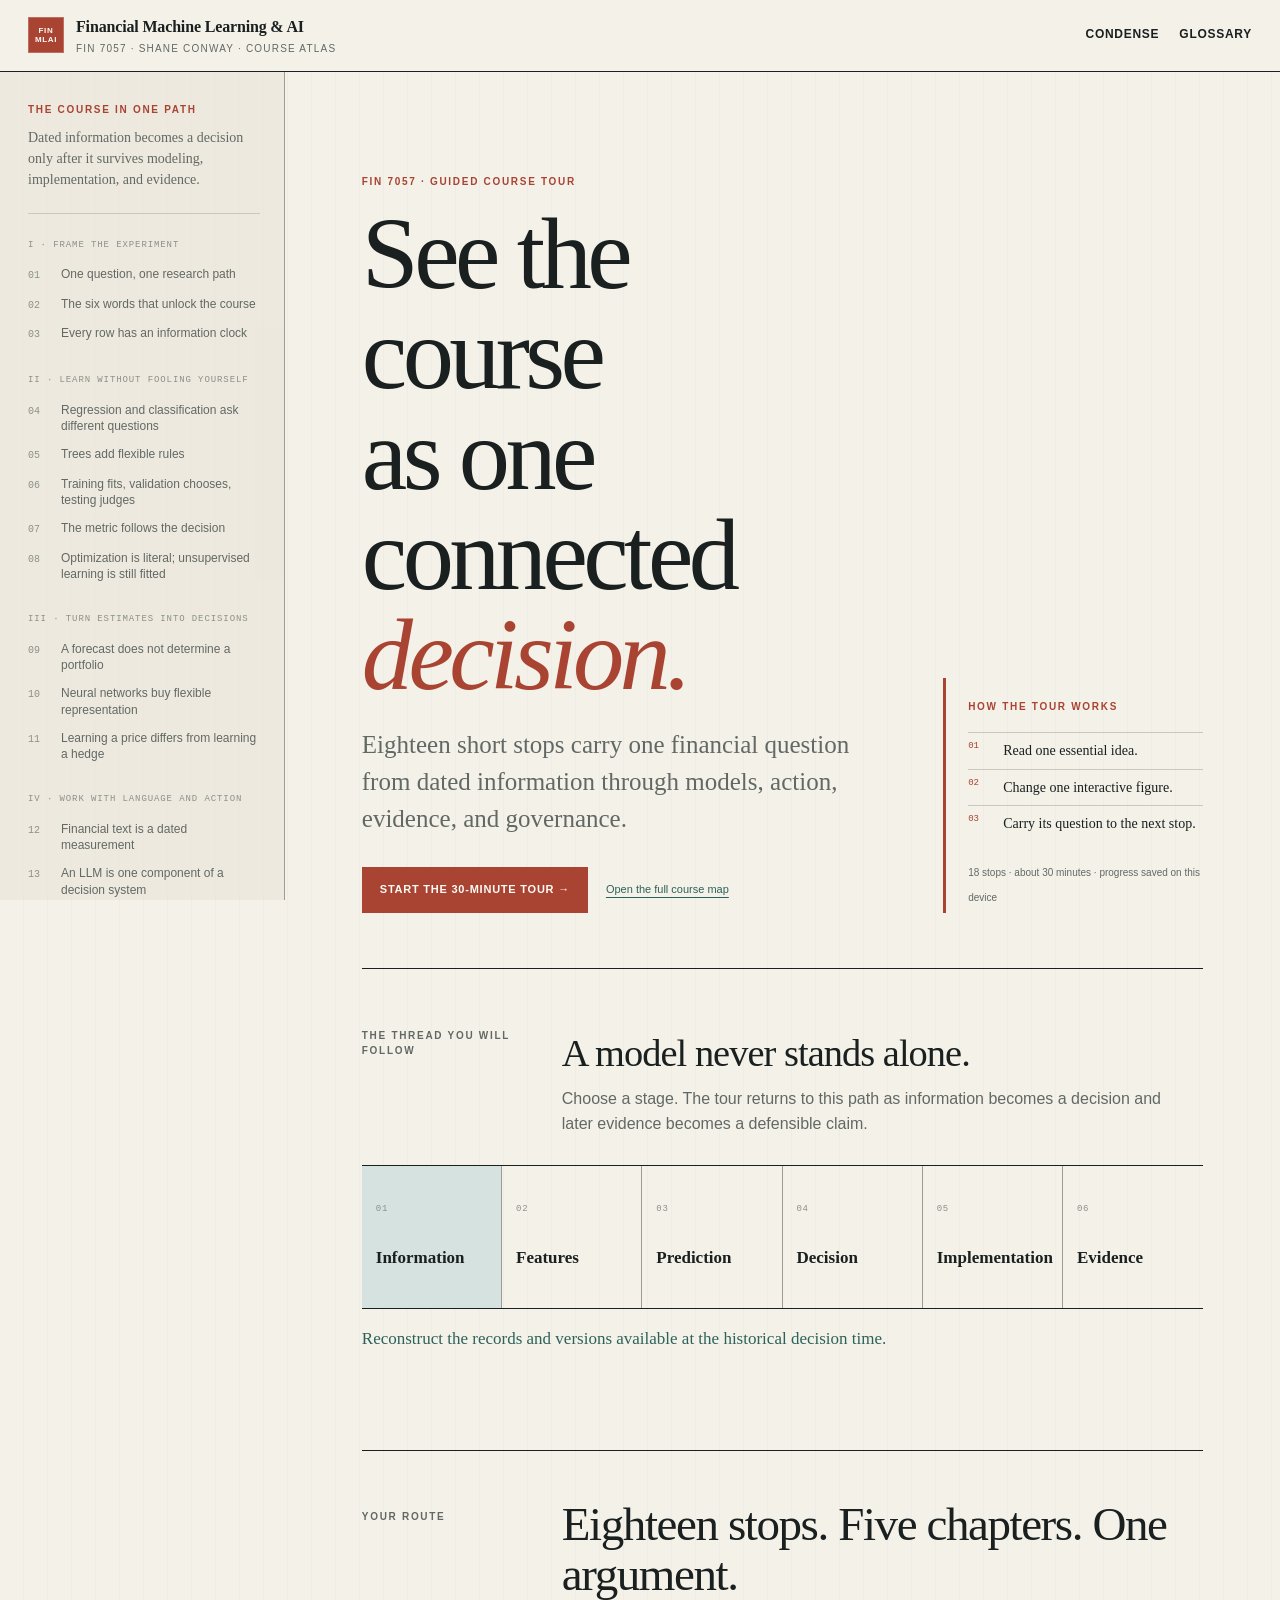
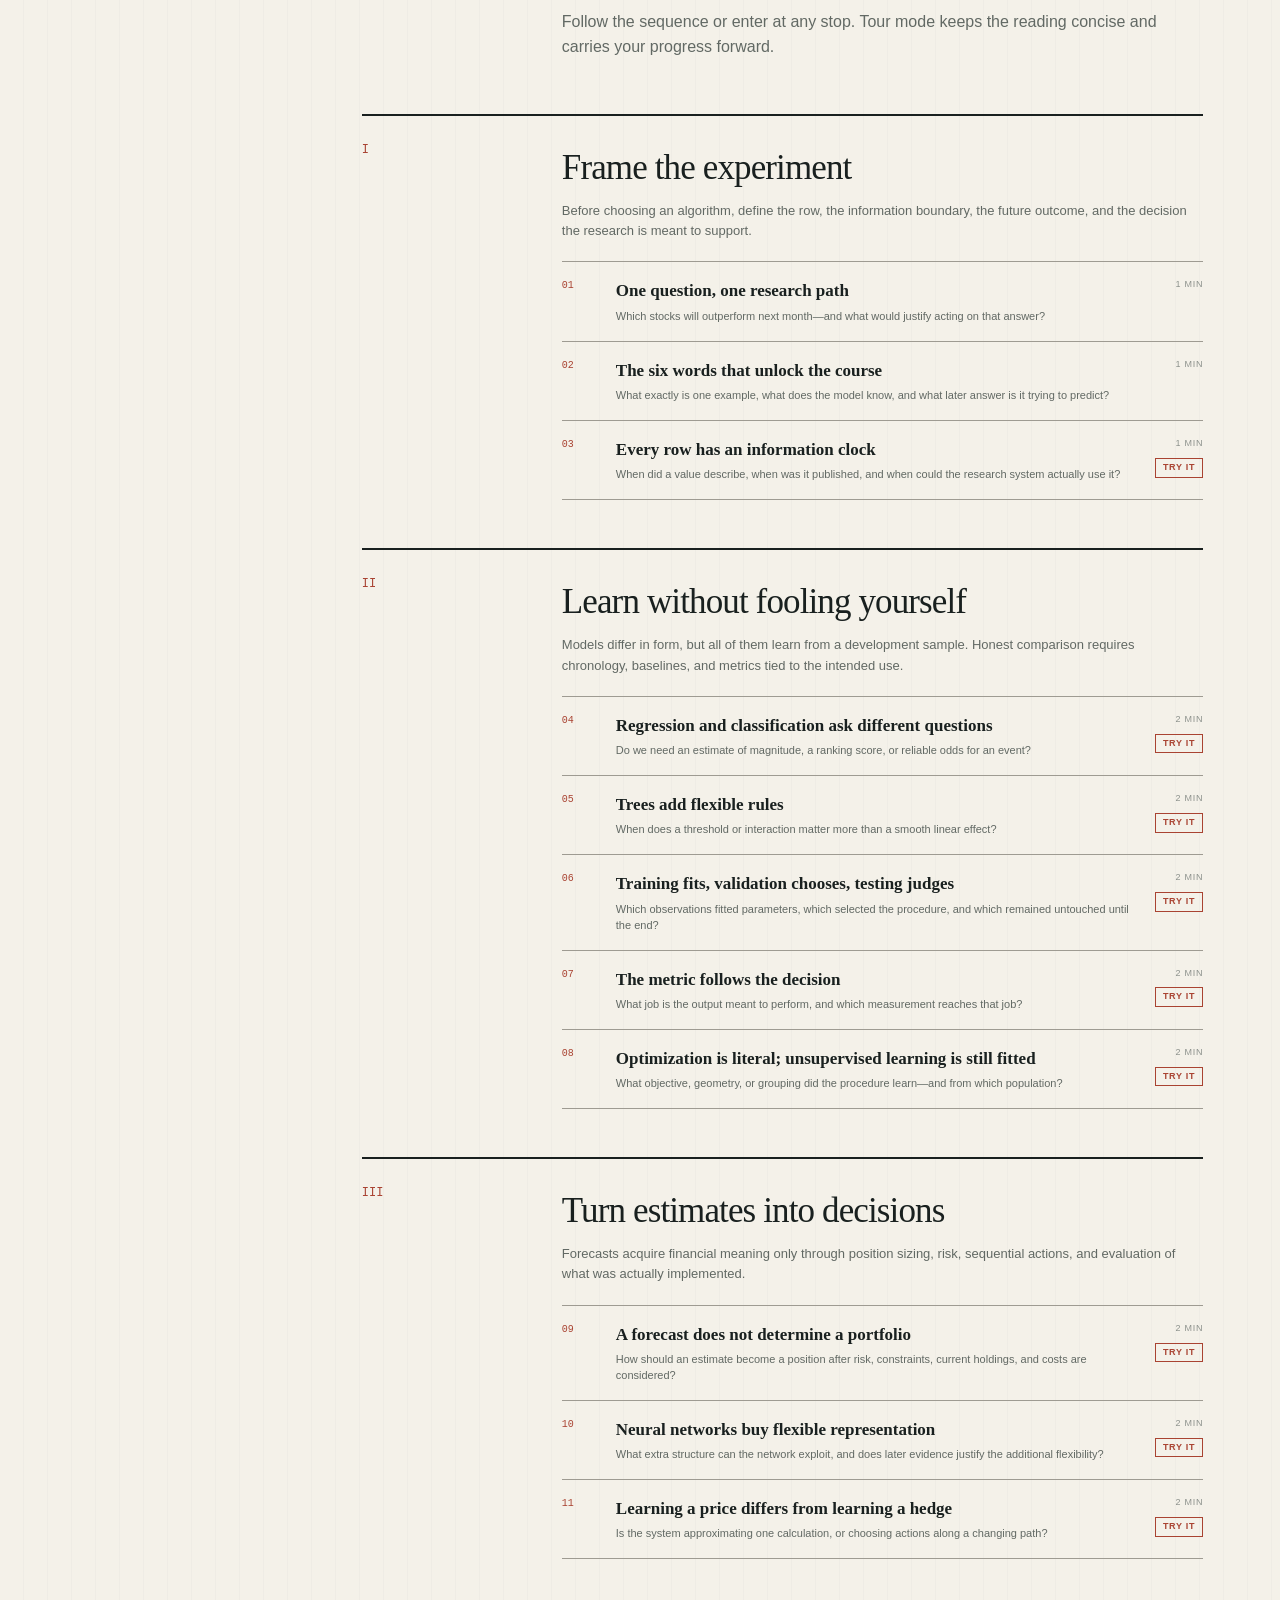
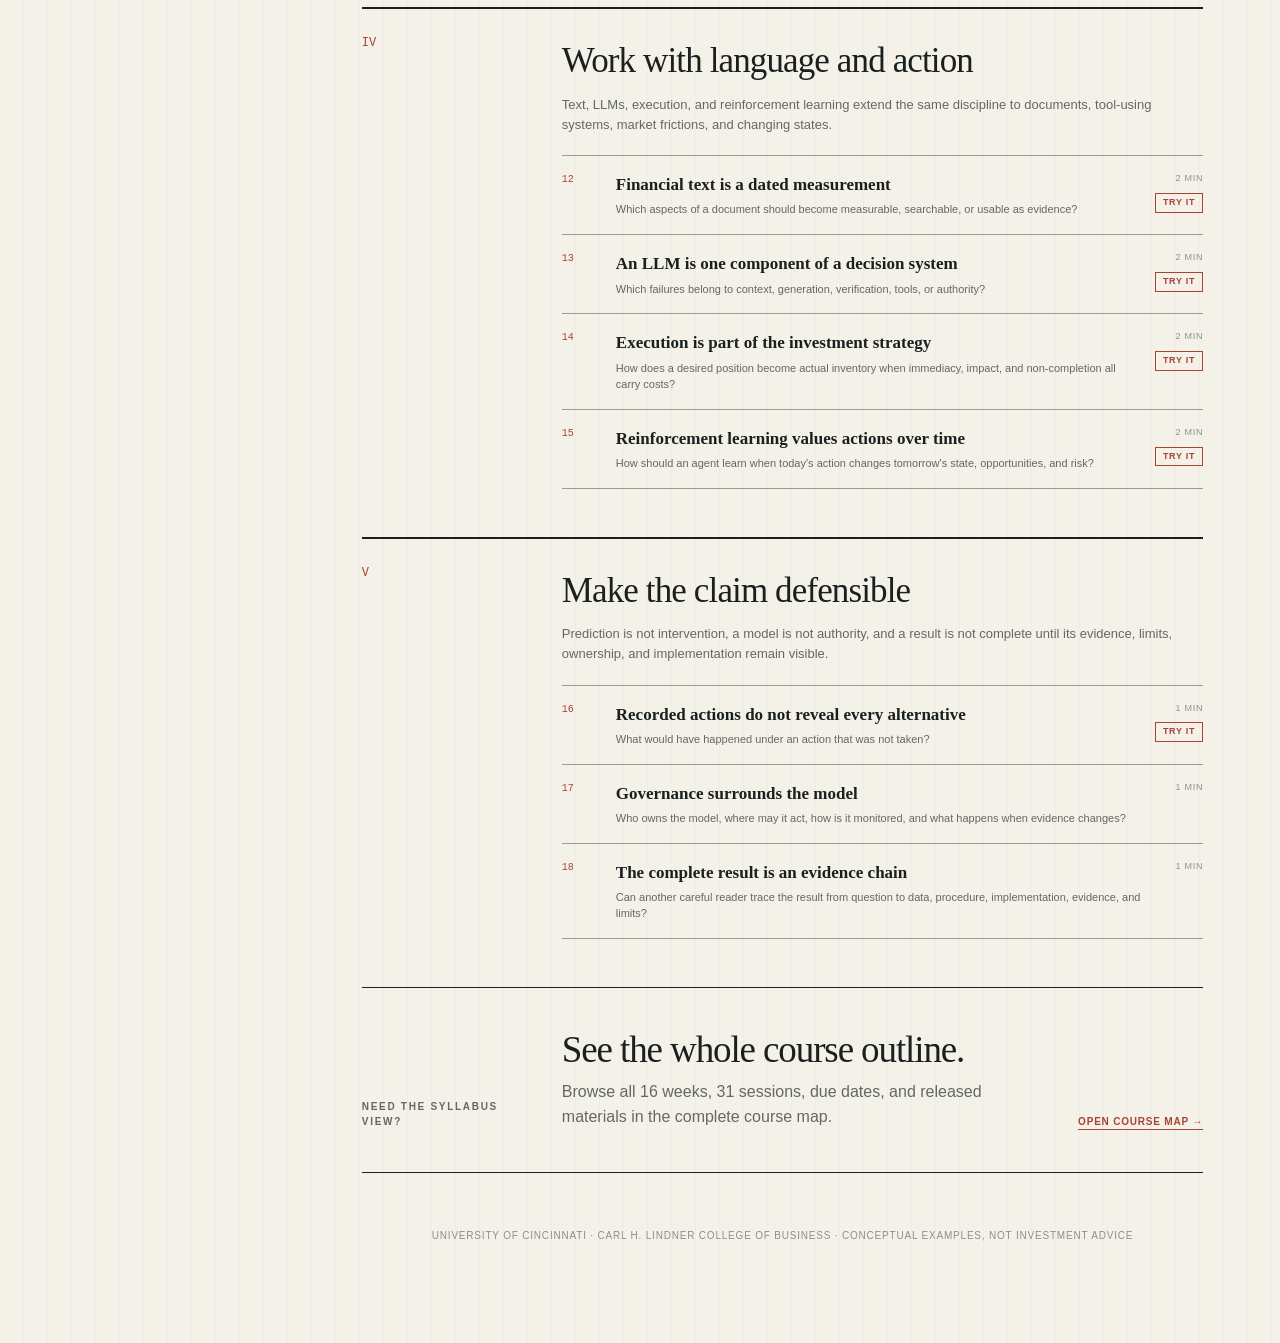
<file: docs/interactive/index.html>
<!doctype html>
<html lang="en">
<head>
  <meta charset="utf-8">
  <meta name="viewport" content="width=device-width, initial-scale=1">
  <meta name="description" content="An interactive atlas of the FIN 7057 Financial Machine Learning &amp; AI course.">
  <title>Financial Machine Learning &amp; AI — Course Atlas</title>
  <link rel="icon" href="favicon.svg" type="image/svg+xml">
  <link rel="stylesheet" href="styles.css">
</head>
<body>
  <a class="skip-link" href="#main-content">Skip to the course atlas</a>

  <header class="site-header">
    <a class="wordmark" href="#overview" aria-label="FIN 7057 Financial Machine Learning and AI course atlas by Shane Conway">
      <span class="wordmark-mark" aria-hidden="true"><span>FIN</span><span>MLAI</span></span>
      <span>
        <strong>Financial Machine Learning &amp; AI</strong>
        <small><span class="wordmark-course">FIN 7057 · </span>Shane Conway<span class="wordmark-context"> · Course atlas</span></small>
      </span>
    </a>
    <div class="header-actions">
      <button class="text-button mobile-only" id="nav-toggle" type="button" aria-expanded="false" aria-controls="course-nav">Contents</button>
      <button class="text-button" id="reading-mode" type="button">Condense</button>
      <button class="text-button" id="glossary-toggle" type="button" aria-expanded="false" aria-controls="glossary">Glossary</button>
    </div>
  </header>

  <div class="site-shell">
    <aside class="course-nav" id="course-nav" aria-label="Course contents">
      <div class="nav-intro">
        <p class="kicker">The course in one path</p>
        <p>Dated information becomes a decision only after it survives modeling, implementation, and evidence.</p>
      </div>
      <nav id="topic-navigation"></nav>
      <a class="course-map-link" href="#course-map">Full weekly course map <span aria-hidden="true">→</span></a>
    </aside>

    <main id="main-content" tabindex="-1">
      <noscript>
        <div class="noscript">This atlas uses a small amount of JavaScript for navigation and diagrams. Please enable JavaScript to explore it.</div>
      </noscript>
      <div id="app" aria-live="polite"></div>
    </main>
  </div>

  <aside class="glossary" id="glossary" aria-label="Course glossary" aria-hidden="true">
    <div class="glossary-header">
      <div>
        <p class="kicker">Reference</p>
        <h2>Working vocabulary</h2>
      </div>
      <button class="icon-button" id="glossary-close" type="button" aria-label="Close glossary">×</button>
    </div>
    <label class="search-label" for="glossary-search">Find a term, alias, or example</label>
    <input class="search-input" id="glossary-search" type="search" placeholder="Try “look-ahead” or “final test”" autocomplete="off">
    <div class="glossary-tools">
      <label>Scope
        <select id="glossary-scope">
          <option value="all">All terms</option>
          <option value="core">Core vocabulary</option>
          <option value="topic">This topic</option>
        </select>
      </label>
      <label>Category
        <select id="glossary-category">
          <option value="all">All categories</option>
        </select>
      </label>
    </div>
    <p class="glossary-count" id="glossary-count" aria-live="polite"></p>
    <dl id="glossary-list"></dl>
  </aside>
  <div class="scrim" id="scrim" hidden></div>

  <script src="content.js"></script>
  <script src="learning-extras.js"></script>
  <script src="glossary-data.js"></script>
  <script src="hero-labs.js"></script>
  <script src="computational-labs.js"></script>
  <script src="app.js"></script>
</body>
</html>
</file>
<file: docs/interactive/styles.css>
:root {
  --paper: #f4f1e9;
  --paper-deep: #e9e4d8;
  --ink: #19201f;
  --muted: #626964;
  --faint: #8b908b;
  --rule: #cbc7bc;
  --rule-dark: #9e9b92;
  --red: #a94332;
  --red-soft: #ead4cd;
  --teal: #2d625b;
  --teal-soft: #d6e2df;
  --blue: #365e79;
  --gold: #9a6b27;
  --white: #fcfbf7;
  --serif: "Iowan Old Style", "Palatino Linotype", Palatino, Georgia, serif;
  --sans: -apple-system, BlinkMacSystemFont, "Segoe UI", Helvetica, Arial, sans-serif;
  --mono: "SFMono-Regular", Consolas, "Liberation Mono", monospace;
  --header-height: 72px;
}

* { box-sizing: border-box; }

html {
  scroll-behavior: smooth;
  background: var(--paper);
}

body {
  margin: 0;
  color: var(--ink);
  background:
    linear-gradient(to right, transparent 0, transparent calc(100% - 1px), rgba(25, 32, 31, .025) calc(100% - 1px)) 0 0 / 24px 24px,
    var(--paper);
  font-family: var(--sans);
  font-size: 16px;
  line-height: 1.55;
}

button,
input { font: inherit; }

button,
a { -webkit-tap-highlight-color: transparent; }

a { color: inherit; }

button:focus-visible,
a:focus-visible,
input:focus-visible {
  outline: 2px solid var(--red);
  outline-offset: 3px;
}

.skip-link {
  position: fixed;
  z-index: 100;
  top: 10px;
  left: 10px;
  padding: 9px 12px;
  color: var(--white);
  background: var(--ink);
  transform: translateY(-150%);
}

.skip-link:focus { transform: translateY(0); }

.site-header {
  position: sticky;
  z-index: 30;
  top: 0;
  height: var(--header-height);
  display: flex;
  align-items: center;
  justify-content: space-between;
  padding: 0 28px;
  border-bottom: 1px solid var(--ink);
  background: rgba(244, 241, 233, .96);
  backdrop-filter: blur(12px);
}

.wordmark {
  display: inline-flex;
  gap: 12px;
  align-items: center;
  color: inherit;
  text-decoration: none;
}

.wordmark-mark {
  width: 36px;
  height: 36px;
  display: flex;
  flex-direction: column;
  justify-content: center;
  gap: 2px;
  align-items: center;
  color: var(--white);
  background: var(--red);
  box-shadow: inset 0 0 0 1px rgba(252, 251, 247, .24);
  font-family: var(--sans);
  font-size: 8px;
  font-weight: 800;
  letter-spacing: .08em;
  line-height: .9;
}

.wordmark strong,
.wordmark small { display: block; }

.wordmark strong {
  font-family: var(--serif);
  font-size: 16px;
  font-weight: 600;
  letter-spacing: -.01em;
}

.wordmark small {
  margin-top: 1px;
  color: var(--muted);
  font-size: 10px;
  letter-spacing: .12em;
  text-transform: uppercase;
}

.header-actions {
  display: flex;
  gap: 20px;
  align-items: center;
}

.text-button,
.icon-button {
  padding: 0;
  border: 0;
  color: var(--ink);
  background: transparent;
  cursor: pointer;
}

.text-button {
  padding-bottom: 2px;
  border-bottom: 1px solid transparent;
  font-size: 12px;
  font-weight: 650;
  letter-spacing: .06em;
  text-transform: uppercase;
}

.text-button:hover { border-color: currentColor; }

.mobile-only { display: none; }

.site-shell {
  min-height: calc(100vh - var(--header-height));
  display: grid;
  grid-template-columns: 285px minmax(0, 1fr);
}

.course-nav {
  position: sticky;
  top: var(--header-height);
  height: calc(100vh - var(--header-height));
  overflow-y: auto;
  padding: 30px 24px 40px 28px;
  border-right: 1px solid var(--rule-dark);
  background: rgba(233, 228, 216, .62);
}

.nav-intro {
  padding-bottom: 23px;
  border-bottom: 1px solid var(--rule);
}

.nav-intro p:last-child {
  margin: 9px 0 0;
  color: var(--muted);
  font-family: var(--serif);
  font-size: 14px;
  line-height: 1.5;
}

.kicker {
  margin: 0;
  color: var(--red);
  font-size: 10px;
  font-weight: 750;
  letter-spacing: .17em;
  text-transform: uppercase;
}

.chapter-nav { margin-top: 25px; }

.chapter-nav-title {
  margin: 0 0 8px;
  color: var(--faint);
  font-family: var(--mono);
  font-size: 9px;
  font-weight: 500;
  letter-spacing: .1em;
  text-transform: uppercase;
}

.topic-link {
  width: 100%;
  display: grid;
  grid-template-columns: 25px 1fr;
  gap: 8px;
  align-items: baseline;
  padding: 6px 0;
  border: 0;
  color: var(--muted);
  background: transparent;
  text-align: left;
  cursor: pointer;
}

.topic-link:hover { color: var(--ink); }

.topic-link[aria-current="page"] {
  color: var(--red);
  font-weight: 650;
}

.topic-number {
  color: var(--faint);
  font-family: var(--mono);
  font-size: 10px;
}

.topic-link[aria-current="page"] .topic-number { color: var(--red); }

.topic-link span:last-child {
  font-size: 12px;
  line-height: 1.35;
}

.course-map-link {
  display: inline-block;
  margin-top: 30px;
  padding-top: 14px;
  border-top: 1px solid var(--rule);
  color: var(--muted);
  font-size: 11px;
  text-decoration: none;
}

.course-map-link:hover { color: var(--red); }

main {
  min-width: 0;
  padding: 0 clamp(30px, 6vw, 96px) 90px;
}

#app {
  width: min(1080px, 100%);
  margin: 0 auto;
}

.noscript {
  margin: 30px 0;
  padding: 18px;
  border: 1px solid var(--red);
  background: var(--red-soft);
}

.overview-hero,
.topic-hero {
  padding: clamp(55px, 8vw, 105px) 0 55px;
  border-bottom: 1px solid var(--ink);
}

.overview-hero {
  display: grid;
  grid-template-columns: minmax(0, 1.35fr) minmax(260px, .65fr);
  gap: clamp(35px, 7vw, 85px);
  align-items: end;
}

.display-title,
.topic-title {
  margin: 14px 0 20px;
  font-family: var(--serif);
  font-weight: 500;
  letter-spacing: -.045em;
  line-height: .98;
}

.display-title { font-size: clamp(52px, 8vw, 104px); }
.topic-title { max-width: 850px; font-size: clamp(46px, 6.6vw, 82px); }

.display-title em,
.topic-title em {
  color: var(--red);
  font-weight: 400;
}

.hero-deck,
.topic-thesis {
  max-width: 760px;
  margin: 0;
  color: var(--muted);
  font-family: var(--serif);
  font-size: clamp(19px, 2vw, 25px);
  line-height: 1.48;
}

.hero-note {
  padding: 18px 0 3px 20px;
  border-left: 3px solid var(--red);
}

.hero-note p {
  margin: 0 0 12px;
  font-family: var(--serif);
  font-size: 15px;
}

.hero-note small {
  display: block;
  color: var(--muted);
  font-size: 11px;
}

.hero-map-link {
  display: inline-block;
  margin: 2px 0 13px;
  padding: 0;
  border: 0;
  background: transparent;
  color: var(--red);
  cursor: pointer;
  font-size: 10px;
  font-weight: 750;
  letter-spacing: .08em;
  text-decoration-thickness: 1px;
  text-underline-offset: 3px;
  text-transform: uppercase;
}

.pipeline-section { padding: 55px 0 65px; }

.section-heading {
  display: grid;
  grid-template-columns: 170px 1fr;
  gap: 30px;
  align-items: start;
  margin-bottom: 28px;
}

.section-heading h2,
.chapter-heading h2,
.essay-section h2,
.glossary h2 {
  margin: 0;
  font-family: var(--serif);
  font-weight: 500;
  letter-spacing: -.025em;
}

.section-heading h2 { font-size: clamp(27px, 3vw, 40px); }

.section-heading p {
  max-width: 630px;
  margin: 4px 0 0;
  color: var(--muted);
}

.pipeline {
  display: grid;
  grid-template-columns: repeat(6, minmax(0, 1fr));
  border-top: 1px solid var(--ink);
  border-bottom: 1px solid var(--ink);
}

.pipeline-step {
  min-height: 142px;
  position: relative;
  padding: 17px 14px;
  border: 0;
  border-right: 1px solid var(--rule-dark);
  color: var(--ink);
  background: transparent;
  text-align: left;
  cursor: pointer;
}

.pipeline-step:last-child { border-right: 0; }
.pipeline-step:hover,
.pipeline-step.active { background: var(--teal-soft); }

.pipeline-step span {
  display: block;
  color: var(--faint);
  font-family: var(--mono);
  font-size: 9px;
  letter-spacing: .08em;
}

.pipeline-step strong {
  display: block;
  margin-top: 28px;
  font-family: var(--serif);
  font-size: 17px;
  font-weight: 600;
}

.pipeline-detail {
  min-height: 64px;
  margin: 0;
  padding: 17px 0 0;
  color: var(--teal);
  font-family: var(--serif);
  font-size: 17px;
}

.chapters { padding-top: 10px; }

.chapter-overview {
  display: grid;
  grid-template-columns: 170px 1fr;
  gap: 30px;
  padding: 42px 0 48px;
  border-top: 1px solid var(--rule-dark);
}

.chapter-index {
  color: var(--red);
  font-family: var(--mono);
  font-size: 12px;
}

.chapter-heading h2 { font-size: clamp(27px, 3vw, 39px); }

.chapter-heading > p {
  max-width: 690px;
  margin: 9px 0 25px;
  color: var(--muted);
}

.chapter-topic-list {
  display: grid;
  grid-template-columns: repeat(2, minmax(0, 1fr));
  gap: 0 28px;
}

.chapter-topic {
  display: grid;
  grid-template-columns: 32px 1fr auto;
  gap: 10px;
  align-items: baseline;
  padding: 12px 0;
  border-top: 1px solid var(--rule);
  color: inherit;
  text-decoration: none;
}

.chapter-topic:hover { color: var(--red); }

.chapter-topic .topic-number { font-size: 10px; }

.chapter-topic strong {
  font-family: var(--serif);
  font-size: 16px;
  font-weight: 600;
}

.chapter-topic small {
  color: var(--faint);
  font-size: 10px;
}

.tour-home-actions {
  display: flex;
  flex-wrap: wrap;
  gap: 10px 18px;
  align-items: center;
  margin-top: 30px;
}

.tour-primary-button,
.tour-text-button {
  cursor: pointer;
  font-size: 11px;
  font-weight: 750;
  letter-spacing: .07em;
  text-transform: uppercase;
}

.tour-primary-button {
  min-height: 46px;
  padding: 11px 17px;
  border: 1px solid var(--red);
  background: var(--red);
  color: var(--white);
}

.tour-primary-button:hover { background: var(--ink); border-color: var(--ink); }

.tour-primary-button:focus-visible,
.tour-text-button:focus-visible,
.tour-stop:focus-visible,
.tour-guide > button:focus-visible,
.tour-footer button:focus-visible {
  outline: 2px solid var(--blue);
  outline-offset: 3px;
}

.tour-text-button {
  padding: 0;
  border: 0;
  border-bottom: 1px solid currentColor;
  background: transparent;
  color: var(--muted);
}

.tour-home-actions a {
  color: var(--teal);
  font-size: 11px;
  text-underline-offset: 4px;
}

.tour-home-note {
  padding: 21px 0 4px 22px;
  border-left: 3px solid var(--red);
}

.tour-home-note ol {
  margin: 17px 0;
  padding: 0;
  list-style: none;
}

.tour-home-note li {
  display: grid;
  grid-template-columns: 28px 1fr;
  gap: 7px;
  padding: 7px 0;
  border-top: 1px solid var(--rule);
  font-family: var(--serif);
  font-size: 14px;
}

.tour-home-note li span {
  color: var(--red);
  font-family: var(--mono);
  font-size: 9px;
}

.tour-home-note small { color: var(--muted); font-size: 10px; }

.tour-home-note h2 {
  margin: 15px 0 11px;
  font-family: var(--serif);
  font-size: clamp(23px, 2.5vw, 34px);
  font-weight: 500;
  letter-spacing: -.025em;
  line-height: 1.08;
}

.tour-complete-note p:not(.kicker) {
  margin: 0 0 20px;
  color: var(--muted);
  font-size: 13px;
}

.tour-route { padding: 12px 0 0; }

.tour-route-intro,
.tour-chapter-heading {
  display: grid;
  grid-template-columns: 170px minmax(0, 1fr);
  gap: 30px;
}

.tour-route-intro {
  padding: 48px 0 54px;
  border-top: 1px solid var(--ink);
}

.tour-route-intro h2,
.tour-reference-card h2 {
  margin: 0;
  font-family: var(--serif);
  font-size: clamp(29px, 3.8vw, 47px);
  font-weight: 500;
  letter-spacing: -.03em;
  line-height: 1.08;
}

.tour-route-intro p,
.tour-reference-card p {
  max-width: 700px;
  margin: 10px 0 0;
  color: var(--muted);
}

.tour-chapter { margin-bottom: 48px; }

.tour-chapter-heading {
  padding: 25px 0 20px;
  border-top: 2px solid var(--ink);
}

.tour-chapter-heading > span {
  color: var(--red);
  font-family: var(--mono);
  font-size: 12px;
}

.tour-chapter-heading h3 {
  margin: 0;
  font-family: var(--serif);
  font-size: clamp(24px, 3vw, 35px);
  font-weight: 500;
  letter-spacing: -.025em;
}

.tour-chapter-heading p {
  max-width: 750px;
  margin: 6px 0 0;
  color: var(--muted);
  font-size: 13px;
}

.tour-stop-list {
  margin-left: 200px;
  border-bottom: 1px solid var(--rule-dark);
}

.tour-stop {
  width: 100%;
  display: grid;
  grid-template-columns: 40px minmax(0, 1fr) auto;
  gap: 14px;
  align-items: start;
  padding: 16px 0;
  border: 0;
  border-top: 1px solid var(--rule-dark);
  background: transparent;
  color: var(--ink);
  cursor: pointer;
  text-align: left;
}

.tour-stop:hover,
.tour-stop.current {
  padding-right: 14px;
  padding-left: 14px;
  background: var(--teal-soft);
}

.tour-stop-number {
  color: var(--red);
  font-family: var(--mono);
  font-size: 10px;
}

.tour-stop strong,
.tour-stop small { display: block; }

.tour-stop strong {
  font-family: var(--serif);
  font-size: 17px;
  font-weight: 600;
}

.tour-stop small {
  max-width: 680px;
  margin-top: 4px;
  color: var(--muted);
  font-size: 11px;
  line-height: 1.45;
}

.tour-stop em {
  color: var(--faint);
  font-size: 9px;
  font-style: normal;
  letter-spacing: .08em;
  text-transform: uppercase;
}

.tour-stop-meta {
  display: grid;
  gap: 7px;
  justify-items: end;
}

.tour-try-badge {
  padding: 3px 7px;
  border: 1px solid var(--red);
  color: var(--red);
  font-size: 9px;
  font-weight: 750;
  letter-spacing: .08em;
  line-height: 1.3;
  text-transform: uppercase;
}

.tour-stop:hover .tour-try-badge,
.tour-stop.current .tour-try-badge {
  background: var(--red);
  color: var(--white);
}

.tour-reference-card {
  display: grid;
  grid-template-columns: 170px minmax(0, 1fr) auto;
  gap: 30px;
  align-items: end;
  margin-top: 35px;
  padding: 42px 0;
  border-top: 1px solid var(--ink);
  border-bottom: 1px solid var(--ink);
}

.tour-reference-card h2 { font-size: clamp(25px, 3vw, 37px); }

.tour-reference-card a {
  color: var(--red);
  font-size: 10px;
  font-weight: 750;
  letter-spacing: .08em;
  text-transform: uppercase;
  text-underline-offset: 4px;
}

.tour-guide {
  position: sticky;
  z-index: 25;
  top: var(--header-height);
  display: grid;
  grid-template-columns: auto minmax(180px, 1fr) auto;
  gap: 22px;
  align-items: center;
  min-height: 70px;
  padding: 10px 0;
  border-bottom: 1px solid var(--ink);
  background: rgba(244, 241, 233, .96);
  backdrop-filter: blur(12px);
}

.tour-guide-status {
  display: grid;
  grid-template-columns: auto auto;
  gap: 0 12px;
  align-items: baseline;
}

.tour-guide-status > span {
  grid-column: 1 / -1;
  color: var(--red);
  font-size: 9px;
  font-weight: 750;
  letter-spacing: .1em;
  text-transform: uppercase;
}

.tour-guide-status strong { font-family: var(--serif); font-size: 16px; }
.tour-guide-status small { color: var(--muted); font-size: 10px; }

.tour-progress-track {
  height: 5px;
  overflow: hidden;
  background: var(--rule);
}

.tour-progress-track span {
  height: 100%;
  display: block;
  background: var(--teal);
  transition: width .25s ease;
}

.tour-guide > button {
  padding: 6px 9px;
  border: 1px solid var(--rule-dark);
  background: transparent;
  color: var(--muted);
  cursor: pointer;
  font-size: 10px;
}

body.tour-active .topic-hero { padding-top: 55px; }

.course-map-home { padding-top: 12px; }

.course-map-home [hidden] { display: none !important; }

.course-map-intro {
  display: grid;
  grid-template-columns: 170px minmax(0, 1fr);
  gap: 30px;
  align-items: start;
  padding: 48px 0 58px;
  border-top: 1px solid var(--ink);
}

.course-map-intro h2,
.course-phase-heading h2 {
  margin: 0;
  font-family: var(--serif);
  font-weight: 500;
  letter-spacing: -.03em;
}

.course-map-intro h2 { font-size: clamp(30px, 4vw, 48px); }

.course-map-intro > div > p {
  max-width: 740px;
  margin: 10px 0 18px;
  color: var(--muted);
  font-family: var(--serif);
  font-size: 18px;
}

.course-map-intro a {
  color: var(--red);
  font-size: 11px;
  font-weight: 700;
  letter-spacing: .07em;
  text-decoration-thickness: 1px;
  text-underline-offset: 4px;
  text-transform: uppercase;
}

.course-map-toolbar {
  display: grid;
  grid-template-columns: 170px minmax(0, 1fr);
  gap: 30px;
  align-items: start;
  padding: 25px 0 30px;
  border-top: 1px solid var(--rule-dark);
  border-bottom: 1px solid var(--ink);
}

.course-map-toolbar-label p {
  margin: 8px 0 0;
  color: var(--faint);
  font-size: 10px;
  letter-spacing: .04em;
}

.course-topic-search {
  width: 100%;
  padding: 7px 0 11px;
  border: 0;
  border-bottom: 1px solid var(--ink);
  border-radius: 0;
  background: transparent;
  color: var(--ink);
  font-family: var(--serif);
  font-size: 20px;
}

.course-topic-search::placeholder { color: var(--faint); }

.course-phase-nav {
  display: flex;
  flex-wrap: wrap;
  gap: 7px;
  margin-top: 15px;
}

.course-phase-nav button {
  padding: 6px 10px;
  border: 1px solid var(--rule-dark);
  border-radius: 99px;
  background: transparent;
  color: var(--muted);
  cursor: pointer;
  font-size: 10px;
}

.course-phase-nav button span {
  margin-right: 6px;
  color: var(--red);
  font-family: var(--mono);
}

.course-phase-nav button:hover,
.course-phase-nav button:focus-visible {
  border-color: var(--teal);
  background: var(--teal);
  color: var(--white);
}

.course-phase-nav button:hover span,
.course-phase-nav button:focus-visible span { color: var(--white); }

.course-phase { margin-top: 14px; }

.course-phase-heading {
  display: grid;
  grid-template-columns: 170px minmax(0, 1fr);
  gap: 30px;
  padding: 46px 0 30px;
  border-top: 2px solid var(--ink);
}

.course-phase-heading > span {
  color: var(--red);
  font-family: var(--mono);
  font-size: 12px;
}

.course-phase-heading h2 { font-size: clamp(27px, 3.2vw, 40px); }

.course-phase-heading p {
  max-width: 760px;
  margin: 8px 0 0;
  color: var(--muted);
}

.course-week {
  display: grid;
  grid-template-columns: 170px minmax(0, 1fr);
  gap: 0 30px;
  padding: 27px 0 30px;
  border-top: 1px solid var(--rule-dark);
}

.week-stamp span,
.week-stamp small {
  display: block;
}

.week-stamp span {
  color: var(--red);
  font-family: var(--mono);
  font-size: 11px;
  font-weight: 650;
  letter-spacing: .08em;
  text-transform: uppercase;
}

.week-stamp small {
  margin-top: 4px;
  color: var(--faint);
  font-size: 10px;
  letter-spacing: .05em;
  text-transform: uppercase;
}

.week-content h3 {
  margin: -4px 0 17px;
  font-family: var(--serif);
  font-size: clamp(22px, 2.5vw, 31px);
  font-weight: 550;
  letter-spacing: -.025em;
}

.week-sessions {
  display: grid;
  grid-template-columns: repeat(auto-fit, minmax(260px, 1fr));
  gap: 1px;
  margin: 0;
  padding: 0;
  background: var(--rule);
  border: 1px solid var(--rule);
  list-style: none;
}

.week-sessions li {
  min-height: 108px;
  display: grid;
  grid-template-columns: 24px 1fr;
  gap: 12px;
  align-content: start;
  padding: 16px;
  background: rgba(252, 251, 247, .5);
}

.week-sessions li > span {
  color: var(--red);
  font-family: var(--mono);
  font-size: 10px;
}

.week-sessions strong {
  font-family: var(--serif);
  font-size: 16px;
  font-weight: 550;
  line-height: 1.45;
}

.week-outcome {
  display: grid;
  grid-template-columns: 115px minmax(0, 1fr);
  gap: 16px;
  margin-top: 17px;
}

.week-outcome > span {
  padding-top: 3px;
  color: var(--teal);
  font-size: 9px;
  font-weight: 750;
  letter-spacing: .11em;
  text-transform: uppercase;
}

.week-outcome p {
  max-width: 700px;
  margin: 0;
  color: var(--muted);
  font-size: 13px;
}

.week-footer {
  grid-column: 2;
  display: flex;
  justify-content: space-between;
  gap: 18px;
  align-items: flex-end;
  margin-top: 21px;
}

.week-atlas-links {
  display: flex;
  flex-wrap: wrap;
  gap: 6px;
}

.week-atlas-links a {
  padding: 5px 9px;
  border: 1px solid var(--rule-dark);
  border-radius: 99px;
  color: var(--teal);
  font-size: 10px;
  text-decoration: none;
}

.week-atlas-links a:hover {
  border-color: var(--teal);
  background: var(--teal);
  color: var(--white);
}

.week-admin {
  flex: none;
  display: flex;
  gap: 14px;
  align-items: center;
  font-size: 10px;
  letter-spacing: .05em;
  text-transform: uppercase;
}

.week-admin span {
  color: var(--red);
  font-weight: 700;
}

.week-admin a {
  color: var(--muted);
  text-decoration-thickness: 1px;
  text-underline-offset: 3px;
}

.week-admin a:hover { color: var(--red); }

.topic-meta {
  display: flex;
  flex-wrap: wrap;
  gap: 10px 24px;
  align-items: center;
  color: var(--muted);
  font-size: 11px;
  letter-spacing: .08em;
  text-transform: uppercase;
}

.topic-meta a {
  color: var(--red);
  text-decoration-thickness: 1px;
  text-underline-offset: 3px;
}

.topic-meta .topic-try-link {
  padding: 5px 9px;
  border: 1px solid var(--red);
  background: var(--red);
  color: var(--white);
  font-weight: 750;
  text-decoration: none;
}

.topic-meta .topic-try-link:hover {
  border-color: var(--ink);
  background: var(--ink);
}

.topic-question {
  max-width: 820px;
  margin: 34px 0 0;
  padding-left: 22px;
  border-left: 3px solid var(--red);
  color: var(--ink);
  font-family: var(--serif);
  font-size: clamp(19px, 2.2vw, 27px);
  font-style: italic;
}

.topic-body { padding-top: 52px; }

.lead-grid {
  display: grid;
  grid-template-columns: 170px minmax(0, 680px);
  gap: 30px;
}

.margin-label {
  color: var(--faint);
  font-family: var(--mono);
  font-size: 9px;
  letter-spacing: .12em;
  text-transform: uppercase;
}

.prose p {
  margin: 0 0 1.1em;
  font-family: var(--serif);
  font-size: 19px;
  line-height: 1.68;
}

.prose p:first-child::first-letter {
  float: left;
  margin: .04em .08em 0 0;
  color: var(--red);
  font-size: 3.25em;
  line-height: .78;
}

.method-strip {
  display: grid;
  grid-template-columns: repeat(4, minmax(0, 1fr));
  margin: 58px 0;
  border-top: 1px solid var(--ink);
  border-bottom: 1px solid var(--ink);
}

.method-item {
  min-height: 146px;
  padding: 17px 16px 20px;
  border-right: 1px solid var(--rule-dark);
}

.method-item:last-child { border-right: 0; }

.method-item span {
  color: var(--red);
  font-family: var(--mono);
  font-size: 9px;
  letter-spacing: .1em;
  text-transform: uppercase;
}

.method-item strong {
  display: block;
  margin-top: 22px;
  font-family: var(--serif);
  font-size: 17px;
  font-weight: 500;
  line-height: 1.4;
}

.interactive-figure {
  margin: 64px 0;
  border-top: 1px solid var(--ink);
  border-bottom: 1px solid var(--ink);
  background: rgba(252, 251, 247, .52);
}

.figure-header {
  display: grid;
  grid-template-columns: 170px 1fr;
  gap: 30px;
  padding: 22px 0;
  border-bottom: 1px solid var(--rule);
}

.figure-header h2 {
  margin: 0;
  font-family: var(--serif);
  font-size: clamp(25px, 3vw, 36px);
  font-weight: 500;
}

.figure-header p {
  margin: 5px 0 0;
  color: var(--muted);
}

.figure-stage {
  min-height: 360px;
  display: grid;
  place-items: center;
  padding: 35px 26px 28px;
}

.figure-stage svg {
  width: 100%;
  max-width: 850px;
  height: auto;
  overflow: visible;
}

.figure-controls {
  display: flex;
  flex-wrap: wrap;
  gap: 9px 18px;
  align-items: center;
  padding: 16px 0;
  border-top: 1px solid var(--rule);
}

.control-button {
  padding: 7px 0;
  border: 0;
  border-bottom: 1px solid var(--rule-dark);
  color: var(--muted);
  background: transparent;
  cursor: pointer;
  font-size: 12px;
}

.control-button:hover,
.control-button.active {
  border-color: var(--red);
  color: var(--red);
}

.range-control {
  display: flex;
  gap: 12px;
  align-items: center;
  color: var(--muted);
  font-size: 12px;
}

.range-control input {
  width: min(260px, 50vw);
  accent-color: var(--red);
}

.learning-close {
  margin: -22px 0 70px;
}

.takeaway-card {
  display: grid;
  grid-template-columns: 170px minmax(0, 1fr);
  gap: 30px;
  align-items: start;
  padding: 28px 30px 30px;
  border-left: 5px solid var(--red);
  background: var(--red-soft);
}

.takeaway-card > p { margin: 0; }

.takeaway-card > p:last-child {
  max-width: 760px;
  font-family: var(--serif);
  font-size: clamp(22px, 2.7vw, 33px);
  line-height: 1.25;
}

.understanding-check {
  display: grid;
  grid-template-columns: 170px minmax(0, 1fr);
  gap: 14px 30px;
  align-items: center;
  padding: 23px 0;
  border-bottom: 1px solid var(--rule-dark);
}

.understanding-check > p {
  margin: 0;
  color: var(--muted);
  font-size: 12px;
}

.understanding-actions {
  display: flex;
  flex-wrap: wrap;
  gap: 8px;
}

.understanding-actions button {
  min-height: 38px;
  padding: 7px 12px;
  border: 1px solid var(--rule-dark);
  background: transparent;
  color: var(--ink);
  cursor: pointer;
  font-size: 11px;
}

.understanding-actions button:hover,
.understanding-actions .understood-button.active {
  border-color: var(--teal);
  background: var(--teal);
  color: var(--white);
}

.alternate-explanation {
  grid-column: 2;
  max-width: 760px;
  padding: 18px 20px;
  border-left: 3px solid var(--teal);
  background: var(--teal-soft);
}

.alternate-explanation[hidden] { display: none; }

.alternate-explanation span {
  color: var(--teal);
  font-family: var(--mono);
  font-size: 9px;
  letter-spacing: .1em;
  text-transform: uppercase;
}

.alternate-explanation p {
  margin: 8px 0 0;
  font-family: var(--serif);
  font-size: 17px;
  line-height: 1.55;
}

.try-this {
  margin-top: 28px;
  scroll-margin-top: calc(var(--header-height) + 88px);
  border: 1px solid var(--ink);
  border-top: 6px solid var(--teal);
  background: rgba(252, 251, 247, .7);
}

.try-this summary {
  display: flex;
  justify-content: space-between;
  gap: 20px;
  align-items: center;
  min-height: 142px;
  padding: 25px 28px;
  cursor: pointer;
  list-style: none;
}

.try-this summary::-webkit-details-marker { display: none; }

.try-this-heading { display: grid; gap: 7px; }

.try-this-heading .kicker {
  color: var(--teal);
  font-size: 11px;
  letter-spacing: .13em;
}

.try-this summary strong {
  font-family: var(--serif);
  font-size: clamp(25px, 3.2vw, 37px);
  font-weight: 500;
  letter-spacing: -.025em;
  line-height: 1.1;
}

.try-this-heading small {
  color: var(--muted);
  font-size: 12px;
  line-height: 1.45;
}

.try-this-toggle {
  flex: none;
  max-width: 150px;
  padding: 10px 12px;
  border: 1px solid var(--red);
  background: var(--red);
  color: var(--white);
  text-align: center;
  font-size: 11px;
  font-weight: 750;
  letter-spacing: .08em;
  line-height: 1.35;
  text-transform: uppercase;
}

.try-this[open] .try-this-toggle { font-size: 0; }
.try-this[open] .try-this-toggle::after { content: "Hide code"; font-size: 11px; }

.try-this summary:hover .try-this-toggle {
  border-color: var(--ink);
  background: var(--ink);
}

.try-this-body {
  display: grid;
  grid-template-columns: 170px minmax(0, 1fr);
  gap: 18px 30px;
  padding: 27px 28px 30px;
  border-top: 1px solid var(--rule-dark);
}

.try-this-intro p {
  margin: 0 0 8px;
  color: var(--muted);
  font-size: 12px;
}

.try-this-intro small {
  color: var(--faint);
  font-family: var(--mono);
  font-size: 9px;
  letter-spacing: .05em;
  text-transform: uppercase;
}

.code-approaches {
  min-width: 0;
  display: grid;
  gap: 34px;
}

.code-approach > header {
  display: grid;
  grid-template-columns: 34px minmax(0, 1fr);
  gap: 10px;
  align-items: start;
  margin-bottom: 12px;
}

.code-approach > header > span {
  color: var(--red);
  font-family: var(--mono);
  font-size: 10px;
}

.code-approach h4 {
  margin: 0;
  font-family: var(--serif);
  font-size: 22px;
  font-weight: 600;
  line-height: 1.15;
}

.code-approach header p {
  margin: 3px 0 0;
  color: var(--muted);
  font-size: 10px;
  letter-spacing: .04em;
  text-transform: uppercase;
}

.scratch-approach {
  padding-top: 28px;
  border-top: 1px solid var(--rule-dark);
}

.scratch-approach > header > span { color: var(--teal); }

.code-sample {
  min-width: 0;
  overflow: hidden;
  border: 1px solid var(--ink);
  background: var(--ink);
  color: var(--white);
}

.code-sample-header {
  display: flex;
  justify-content: space-between;
  align-items: center;
  min-height: 38px;
  padding: 6px 10px 6px 14px;
  border-bottom: 1px solid rgba(252, 251, 247, .2);
  color: #b9c7c3;
  font-size: 9px;
  letter-spacing: .06em;
  text-transform: uppercase;
}

.code-sample-header button {
  padding: 3px 7px;
  border: 1px solid rgba(252, 251, 247, .35);
  background: transparent;
  color: var(--white);
  cursor: pointer;
  font-size: 9px;
}

.code-sample pre {
  max-height: 330px;
  margin: 0;
  padding: 18px;
  overflow: auto;
  font: 12px/1.65 var(--mono);
  tab-size: 4;
}

.colab-button {
  grid-column: 2;
  justify-self: start;
  display: inline-flex;
  gap: 10px;
  align-items: center;
  min-height: 42px;
  padding: 9px 14px;
  background: var(--red);
  color: var(--white);
  font-size: 10px;
  font-weight: 750;
  letter-spacing: .07em;
  text-decoration: none;
  text-transform: uppercase;
}

.colab-button:hover { background: var(--ink); }

.colab-note {
  grid-column: 2;
  margin: -10px 0 0;
  color: var(--faint);
  font-size: 10px;
}

.course-recap {
  margin: 78px 0 60px;
  padding: 44px 0 0;
  border-top: 2px solid var(--ink);
}

.course-recap header {
  display: grid;
  grid-template-columns: 170px minmax(0, 1fr);
  gap: 8px 30px;
  margin-bottom: 30px;
}

.course-recap header .kicker { grid-row: 1 / 3; }

.course-recap h2 {
  margin: 0;
  font-family: var(--serif);
  font-size: clamp(31px, 4vw, 48px);
  font-weight: 500;
  letter-spacing: -.035em;
  line-height: 1;
}

.course-recap header > p:last-child {
  max-width: 660px;
  margin: 5px 0 0;
  color: var(--muted);
}

.recap-path {
  display: grid;
  grid-template-columns: repeat(6, minmax(0, 1fr));
  border-top: 1px solid var(--ink);
  border-bottom: 1px solid var(--ink);
}

.recap-path a {
  min-height: 175px;
  display: flex;
  flex-direction: column;
  padding: 15px 13px 18px;
  border-right: 1px solid var(--rule-dark);
  text-decoration: none;
}

.recap-path a:last-child { border-right: 0; }

.recap-path a:hover {
  background: var(--teal);
  color: var(--white);
}

.recap-path a > span {
  color: var(--red);
  font-family: var(--mono);
  font-size: 9px;
}

.recap-path a:hover > span { color: var(--white); }

.recap-path strong {
  display: block;
  margin-top: 18px;
  font-family: var(--serif);
  font-size: 17px;
  font-weight: 600;
}

.recap-path small {
  display: block;
  margin-top: auto;
  color: var(--muted);
  font-size: 10px;
  line-height: 1.45;
}

.recap-path a:hover small { color: var(--white); }

.figure-note {
  flex: 1 1 280px;
  margin-left: auto;
  color: var(--teal);
  font-family: var(--serif);
  font-size: 15px;
  text-align: right;
}

.svg-title {
  fill: var(--ink);
  font-family: var(--serif);
  font-size: 21px;
  font-weight: 600;
}

.svg-label {
  fill: var(--ink);
  font-family: var(--sans);
  font-size: 12px;
}

.svg-small {
  fill: var(--muted);
  font-family: var(--mono);
  font-size: 9px;
  letter-spacing: .04em;
}

.svg-card { fill: var(--white); stroke: var(--rule-dark); }
.svg-accent { fill: var(--red); }
.svg-teal { fill: var(--teal); }
.svg-blue { fill: var(--blue); }
.svg-gold { fill: var(--gold); }
.svg-line { stroke: var(--rule-dark); stroke-width: 1.5; fill: none; }
.svg-strong-line { stroke: var(--ink); stroke-width: 2; fill: none; }
.svg-dashed { stroke-dasharray: 6 5; }

.deep-grid {
  display: grid;
  grid-template-columns: 1fr 1fr;
  gap: 55px;
  margin: 62px 0;
}

.essay-section {
  padding-top: 16px;
  border-top: 1px solid var(--ink);
}

.essay-section h2 {
  margin-bottom: 20px;
  font-size: 28px;
}

.failure-list,
.question-list {
  margin: 0;
  padding: 0;
  list-style: none;
}

.failure-list li,
.question-list li {
  padding: 14px 0;
  border-top: 1px solid var(--rule);
}

.failure-list li:first-child,
.question-list li:first-child { border-top: 0; }

.failure-list strong {
  display: block;
  margin-bottom: 4px;
  font-family: var(--serif);
  font-size: 17px;
  font-weight: 600;
}

.failure-list span,
.question-list li {
  color: var(--muted);
  font-size: 14px;
}

.question-list { counter-reset: question; }

.question-list li {
  display: grid;
  grid-template-columns: 25px 1fr;
  gap: 10px;
}

.question-list li::before {
  counter-increment: question;
  content: "0" counter(question);
  color: var(--red);
  font-family: var(--mono);
  font-size: 10px;
}

.case-note {
  display: grid;
  grid-template-columns: 170px 1fr;
  gap: 30px;
  margin: 58px 0;
  padding: 28px 0;
  border-top: 1px solid var(--teal);
  border-bottom: 1px solid var(--teal);
}

.case-note p {
  max-width: 680px;
  margin: 0;
  color: var(--teal);
  font-family: var(--serif);
  font-size: 18px;
  line-height: 1.6;
}

.topic-footer {
  display: grid;
  grid-template-columns: 1fr 1fr;
  margin-top: 75px;
  border-top: 1px solid var(--ink);
  border-bottom: 1px solid var(--ink);
}

.topic-footer a,
.topic-footer button {
  min-height: 120px;
  padding: 20px 0;
  color: inherit;
  text-decoration: none;
}

.topic-footer button {
  border: 0;
  background: transparent;
  cursor: pointer;
  text-align: left;
}

.topic-footer a + a,
.topic-footer button + button {
  padding-left: 28px;
  border-left: 1px solid var(--rule-dark);
}

.topic-footer a:last-child,
.topic-footer button:last-child { text-align: right; }

.topic-footer small {
  display: block;
  color: var(--faint);
  font-family: var(--mono);
  font-size: 9px;
  letter-spacing: .1em;
  text-transform: uppercase;
}

.topic-footer strong {
  display: block;
  margin-top: 13px;
  font-family: var(--serif);
  font-size: 18px;
  font-weight: 500;
}

.site-credit {
  margin-top: 55px;
  color: var(--faint);
  font-size: 10px;
  letter-spacing: .08em;
  text-align: center;
  text-transform: uppercase;
}

.glossary {
  position: fixed;
  z-index: 60;
  top: 0;
  right: 0;
  width: min(480px, 94vw);
  height: 100vh;
  overflow-y: auto;
  padding: 32px clamp(25px, 5vw, 52px) 60px;
  border-left: 1px solid var(--ink);
  background: var(--white);
  transform: translateX(102%);
  transition: transform .25s ease;
}

.glossary.open { transform: translateX(0); }

.glossary-header {
  display: flex;
  justify-content: space-between;
  gap: 20px;
  align-items: start;
  margin-bottom: 28px;
}

.glossary h2 { margin-top: 5px; font-size: 34px; }

.icon-button {
  font-family: var(--serif);
  font-size: 34px;
  line-height: 1;
}

.search-label {
  display: block;
  margin-bottom: 6px;
  color: var(--muted);
  font-size: 11px;
  text-transform: uppercase;
}

.search-input {
  width: 100%;
  padding: 10px 0;
  border: 0;
  border-bottom: 1px solid var(--ink);
  border-radius: 0;
  color: var(--ink);
  background: transparent;
}

.glossary-tools {
  display: grid;
  grid-template-columns: 1fr 1fr;
  gap: 12px;
  margin-top: 18px;
}

.glossary-tools label {
  color: var(--muted);
  font-size: 10px;
  letter-spacing: .06em;
  text-transform: uppercase;
}

.glossary-tools select {
  display: block;
  width: 100%;
  margin-top: 5px;
  padding: 9px 28px 9px 9px;
  border: 1px solid var(--rule);
  border-radius: 0;
  background: var(--paper);
  color: var(--ink);
  font: 12px var(--sans);
}

.glossary-count {
  margin: 14px 0 0;
  color: var(--faint);
  font-size: 10px;
  letter-spacing: .08em;
  text-transform: uppercase;
}

.glossary dl { margin: 14px 0 0; }

.glossary-entry {
  padding: 18px 0;
  border-top: 1px solid var(--rule);
}

.glossary dt {
  font-family: var(--serif);
  font-size: 18px;
  font-weight: 600;
}

.glossary-entry-heading {
  display: flex;
  align-items: baseline;
  justify-content: space-between;
  gap: 12px;
}

.glossary-entry-heading > span {
  color: var(--red);
  font-size: 9px;
  font-weight: 700;
  letter-spacing: .1em;
  text-transform: uppercase;
}

.glossary dd {
  margin: 5px 0 0;
  color: var(--muted);
  font-size: 14px;
}

.glossary .glossary-aliases {
  color: var(--faint);
  font-size: 11px;
  font-style: italic;
}

.glossary .glossary-example {
  margin-top: 10px;
  padding-left: 12px;
  border-left: 2px solid var(--teal);
  color: var(--ink);
  font-family: var(--serif);
}

.glossary-example strong {
  display: block;
  margin-bottom: 2px;
  color: var(--teal);
  font-family: var(--sans);
  font-size: 9px;
  letter-spacing: .08em;
  text-transform: uppercase;
}

.glossary .glossary-meta {
  display: flex;
  flex-wrap: wrap;
  gap: 5px 12px;
  margin-top: 11px;
  color: var(--faint);
  font-size: 10px;
}

.glossary-topics a {
  margin-left: 5px;
  color: var(--teal);
  text-decoration: underline;
  text-decoration-thickness: 1px;
  text-underline-offset: 2px;
}

.glossary .glossary-see-also {
  display: flex;
  flex-wrap: wrap;
  align-items: center;
  gap: 5px;
  margin-top: 9px;
  font-size: 10px;
}

.glossary-see-also > span {
  margin-right: 3px;
  color: var(--faint);
  text-transform: uppercase;
}

.glossary-see-also button,
.topic-term-list button {
  border: 1px solid var(--rule);
  border-radius: 99px;
  background: transparent;
  color: var(--teal);
  cursor: pointer;
}

.glossary-see-also button {
  padding: 3px 7px;
  font-size: 10px;
}

.glossary-see-also button:hover,
.topic-term-list button:hover {
  border-color: var(--teal);
  background: var(--teal);
  color: var(--white);
}

.topic-glossary {
  display: grid;
  grid-template-columns: minmax(130px, .75fr) 3fr;
  gap: 24px;
  align-items: start;
  margin: 26px 0 0;
  padding: 18px 0;
  border-top: 1px solid var(--rule);
  border-bottom: 1px solid var(--rule);
}

.topic-glossary p { margin: 0; }

.topic-glossary > div:first-child > p:last-child {
  margin-top: 5px;
  color: var(--muted);
  font-size: 12px;
}

.topic-term-list {
  display: flex;
  flex-wrap: wrap;
  gap: 7px;
}

.topic-term-list button {
  padding: 6px 10px;
  font: 11px var(--sans);
}

.topic-term-list .topic-term-more {
  border-style: dashed;
  color: var(--red);
}

.scrim {
  position: fixed;
  z-index: 50;
  inset: 0;
  background: rgba(25, 32, 31, .35);
}

body.condensed .deep { display: none; }
body.condensed .topic-body { padding-top: 40px; }

@media (max-width: 980px) {
  .site-shell { grid-template-columns: 235px minmax(0, 1fr); }
  .course-nav { padding-left: 20px; padding-right: 18px; }
  main { padding-left: 38px; padding-right: 38px; }
  .overview-hero { grid-template-columns: 1fr; }
  .hero-note { max-width: 520px; }
  .pipeline { grid-template-columns: repeat(3, 1fr); }
  .pipeline-step:nth-child(3) { border-right: 0; }
  .pipeline-step:nth-child(-n+3) { border-bottom: 1px solid var(--rule-dark); }
  .chapter-topic-list { grid-template-columns: 1fr; }
  .tour-route-intro,
  .tour-chapter-heading,
  .tour-reference-card { grid-template-columns: 120px minmax(0, 1fr); }
  .tour-stop-list { margin-left: 150px; }
  .tour-reference-card a { grid-column: 2; }
  .course-map-intro,
  .course-map-toolbar,
  .course-phase-heading,
  .course-week { grid-template-columns: 120px minmax(0, 1fr); }
  .takeaway-card,
  .understanding-check,
  .try-this-body,
  .course-recap header { grid-template-columns: 120px minmax(0, 1fr); }
  .recap-path { grid-template-columns: repeat(3, minmax(0, 1fr)); }
  .recap-path a:nth-child(3) { border-right: 0; }
  .recap-path a:nth-child(-n+3) { border-bottom: 1px solid var(--rule-dark); }
  .section-heading,
  .chapter-overview,
  .lead-grid,
  .figure-header,
  .case-note { grid-template-columns: 120px 1fr; }
  .method-strip { grid-template-columns: 1fr 1fr; }
  .method-item:nth-child(2) { border-right: 0; }
  .method-item:nth-child(-n+2) { border-bottom: 1px solid var(--rule-dark); }
}

@media (max-width: 600px) {
  .glossary-tools,
  .topic-glossary { grid-template-columns: 1fr; }
}

@media (max-width: 740px) {
  :root { --header-height: 62px; }
  body { overflow-x: hidden; }
  .site-header { padding: 0 17px; }
  .wordmark-mark { width: 31px; height: 31px; font-size: 7px; }
  .wordmark strong { font-size: 0; }
  .wordmark strong::after { content: "Financial ML"; font-size: 14px; }
  .wordmark small {
    display: block;
    font-size: 9px;
    letter-spacing: .07em;
  }
  .wordmark-course,
  .wordmark-context { display: none; }
  .header-actions { gap: 14px; }
  #reading-mode { display: none; }
  .mobile-only { display: inline-block; }
  .site-shell { display: block; }
  .course-nav {
    position: fixed;
    z-index: 45;
    top: var(--header-height);
    left: 0;
    width: min(320px, 88vw);
    height: calc(100vh - var(--header-height));
    border-right-color: var(--ink);
    background: var(--paper-deep);
    transform: translateX(-102%);
    transition: transform .2s ease;
  }
  .course-nav.open { transform: translateX(0); }
  main { padding: 0 20px 70px; }
  .overview-hero,
  .topic-hero { padding-top: 52px; }
  .display-title { font-size: clamp(48px, 16vw, 70px); }
  .topic-title { font-size: clamp(43px, 13vw, 63px); }
  .topic-title em { display: block; }
  .tour-home-actions { align-items: flex-start; flex-direction: column; }
  .tour-home-note { margin-top: 12px; }
  .tour-route-intro,
  .tour-chapter-heading,
  .tour-reference-card { grid-template-columns: 1fr; gap: 12px; }
  .tour-route-intro { padding: 38px 0 44px; }
  .tour-chapter { margin-bottom: 38px; }
  .tour-chapter-heading { padding-top: 20px; }
  .tour-stop-list { margin-left: 0; }
  .tour-stop { grid-template-columns: 32px minmax(0, 1fr) auto; gap: 9px; }
  .tour-stop:hover,
  .tour-stop.current { padding-right: 8px; padding-left: 8px; }
  .tour-reference-card { align-items: start; }
  .tour-reference-card a { grid-column: 1; }
  .tour-guide {
    grid-template-columns: minmax(0, 1fr) auto;
    gap: 9px 14px;
    min-height: 84px;
  }
  .tour-guide-status { grid-template-columns: 1fr; gap: 1px; }
  .tour-guide-status > span { grid-column: 1; }
  .tour-progress-track { grid-column: 1 / -1; grid-row: 2; }
  body.tour-active .topic-hero { padding-top: 42px; }
  .learning-close { margin-top: -12px; }
  .takeaway-card,
  .understanding-check,
  .try-this-body,
  .course-recap header { grid-template-columns: 1fr; gap: 12px; }
  .takeaway-card { padding: 23px 20px 25px; }
  .understanding-check { align-items: start; }
  .alternate-explanation,
  .colab-button,
  .colab-note { grid-column: 1; }
  .try-this summary {
    min-height: 0;
    flex-direction: column;
    align-items: stretch;
    padding: 22px 18px;
  }
  .try-this-toggle { max-width: none; }
  .try-this-body { padding: 22px 16px 25px; }
  .course-recap header .kicker { grid-row: auto; }
  .recap-path { grid-template-columns: 1fr; }
  .recap-path a {
    min-height: 110px;
    border-right: 0;
    border-bottom: 1px solid var(--rule-dark);
  }
  .recap-path a:nth-child(3) { border-right: 0; }
  .recap-path a:last-child { border-bottom: 0; }
  .recap-path strong { margin-top: 8px; }
  .recap-path small { margin-top: 10px; }
  .section-heading,
  .chapter-overview,
  .lead-grid,
  .figure-header,
  .case-note { grid-template-columns: 1fr; gap: 12px; }
  .course-map-intro,
  .course-map-toolbar,
  .course-phase-heading,
  .course-week { grid-template-columns: 1fr; gap: 14px; }
  .course-map-intro { padding-top: 38px; }
  .course-phase-heading { padding-top: 36px; }
  .week-stamp { display: flex; gap: 12px; align-items: baseline; }
  .week-stamp small { margin-top: 0; }
  .week-content h3 { margin-top: 0; }
  .week-sessions { grid-template-columns: 1fr; }
  .week-sessions li { min-height: 0; }
  .week-footer { grid-column: 1; align-items: flex-start; }
  .pipeline { grid-template-columns: 1fr 1fr; }
  .pipeline-step,
  .pipeline-step:nth-child(3) { border-right: 1px solid var(--rule-dark); border-bottom: 1px solid var(--rule-dark); }
  .pipeline-step:nth-child(even) { border-right: 0; }
  .pipeline-step:nth-last-child(-n+2) { border-bottom: 0; }
  .method-strip { grid-template-columns: 1fr; }
  .method-item,
  .method-item:nth-child(2) { border-right: 0; border-bottom: 1px solid var(--rule-dark); }
  .method-item:last-child { border-bottom: 0; }
  .figure-stage { min-height: 300px; padding: 24px 0; overflow-x: auto; }
  .figure-stage svg { min-width: 620px; }
  .figure-note { width: 100%; flex-basis: 100%; text-align: left; }
  .deep-grid { grid-template-columns: 1fr; gap: 38px; }
  .topic-footer { grid-template-columns: 1fr; }
  .topic-footer a + a,
  .topic-footer button + button { padding-left: 0; border-top: 1px solid var(--rule); border-left: 0; }
  .topic-footer a:last-child,
  .topic-footer button:last-child { text-align: left; }
}

@media (prefers-reduced-motion: reduce) {
  *, *::before, *::after { scroll-behavior: auto !important; transition: none !important; }
}

/* Animated learning labs */
.hero-controls {
  display: flex;
  flex-wrap: wrap;
  align-items: center;
  gap: 10px;
  margin: 8px 0;
}

.hero-controls button,
.hero-controls select,
.lab-toolbar button,
.lab-toolbar select {
  min-height: 40px;
  padding: 8px 13px;
  border: 1px solid var(--rule-dark);
  border-radius: 4px;
  background: var(--paper);
  color: var(--ink);
  cursor: pointer;
  font: inherit;
  font-size: 13px;
}

.hero-controls button:hover,
.hero-controls button[aria-pressed="true"],
.lab-toolbar button:hover,
.lab-toolbar button[aria-pressed="true"] {
  border-color: var(--teal);
  background: var(--teal);
  color: white;
}

.hero-controls input[type="range"],
.lab-toolbar input[type="range"] {
  max-width: 170px;
  accent-color: var(--teal);
}

.hero-controls label {
  display: inline-flex;
  align-items: center;
  gap: 8px;
  color: var(--muted);
  font-size: 12px;
}

#hero-visual {
  width: 100%;
  overflow: hidden;
}

#hero-visual svg {
  width: 100%;
  height: auto;
  min-height: 270px;
  max-height: 440px;
}

/* Computational labs keep the atlas's editorial restraint while making the
   algorithm—not a decorative chart—the main teaching object. */
.computational-lab {
  width: 100%;
}

.lab-stage {
  width: 100%;
  min-height: 420px;
  display: grid;
  place-items: center;
  padding: 18px 0 8px;
  overflow: hidden;
}

.lab-stage svg {
  display: block;
  width: 100%;
  max-width: 920px;
  height: auto;
}

.lab-toolbar {
  display: flex;
  flex-wrap: wrap;
  align-items: center;
  gap: 9px 12px;
  padding: 15px 0 11px;
  border-top: 1px solid var(--rule);
}

.lab-toolbar > button:first-child {
  min-width: 76px;
  border-color: var(--teal);
  background: var(--teal);
  color: white;
}

.lab-toolbar > button:first-child[aria-pressed="true"] {
  border-color: var(--red);
  background: var(--red);
}

.lab-step {
  min-width: 125px;
  color: var(--muted);
  font-variant-numeric: tabular-nums;
  font-size: 12px;
}

.lab-segmented {
  display: inline-flex;
  margin-left: auto;
}

.lab-segmented button {
  border-radius: 0;
  margin-left: -1px;
}

.lab-segmented button:first-child { border-radius: 4px 0 0 4px; }
.lab-segmented button:last-child { border-radius: 0 4px 4px 0; }

.lab-parameter {
  display: inline-flex;
  align-items: center;
  gap: 7px;
  color: var(--muted);
  font-size: 12px;
  white-space: nowrap;
}

.lab-parameter output {
  min-width: 32px;
  color: var(--ink);
  font-variant-numeric: tabular-nums;
  font-weight: 650;
}

.lab-toolbar [hidden] {
  display: none !important;
}

.lab-note {
  min-height: 48px;
  margin: 0;
  padding: 10px 0 0;
  border-top: 1px solid var(--rule);
  color: var(--teal);
  font-family: var(--serif);
  font-size: 16px;
  line-height: 1.45;
}

.lab-disclosure {
  margin: 9px 0 16px;
  color: var(--muted);
  font-size: 10px;
  letter-spacing: .06em;
  text-transform: uppercase;
}

@media (max-width: 740px) {
  .lab-stage { min-height: 0; padding-top: 10px; overflow-x: auto; }
  .lab-stage svg { min-width: 560px; }
  .lab-toolbar { align-items: stretch; }
  .lab-toolbar > button { flex: 1 1 74px; }
  .lab-step { flex: 1 0 100%; order: 4; min-width: 0; }
  .lab-segmented { width: 100%; margin-left: 0; order: 5; }
  .lab-segmented button { flex: 1; }
  .lab-parameter { width: 100%; order: 6; white-space: normal; }
  .lab-parameter input[type="range"] { flex: 1; max-width: none; }
  .lab-note { min-height: 70px; }
  #hero-visual { overflow-x: auto; }
  #hero-visual svg { min-width: 560px; min-height: 0; }
}

@media (prefers-reduced-motion: reduce) {
  #hero-visual *, .lab-stage * { animation: none !important; transition: none !important; }
}
</file>
